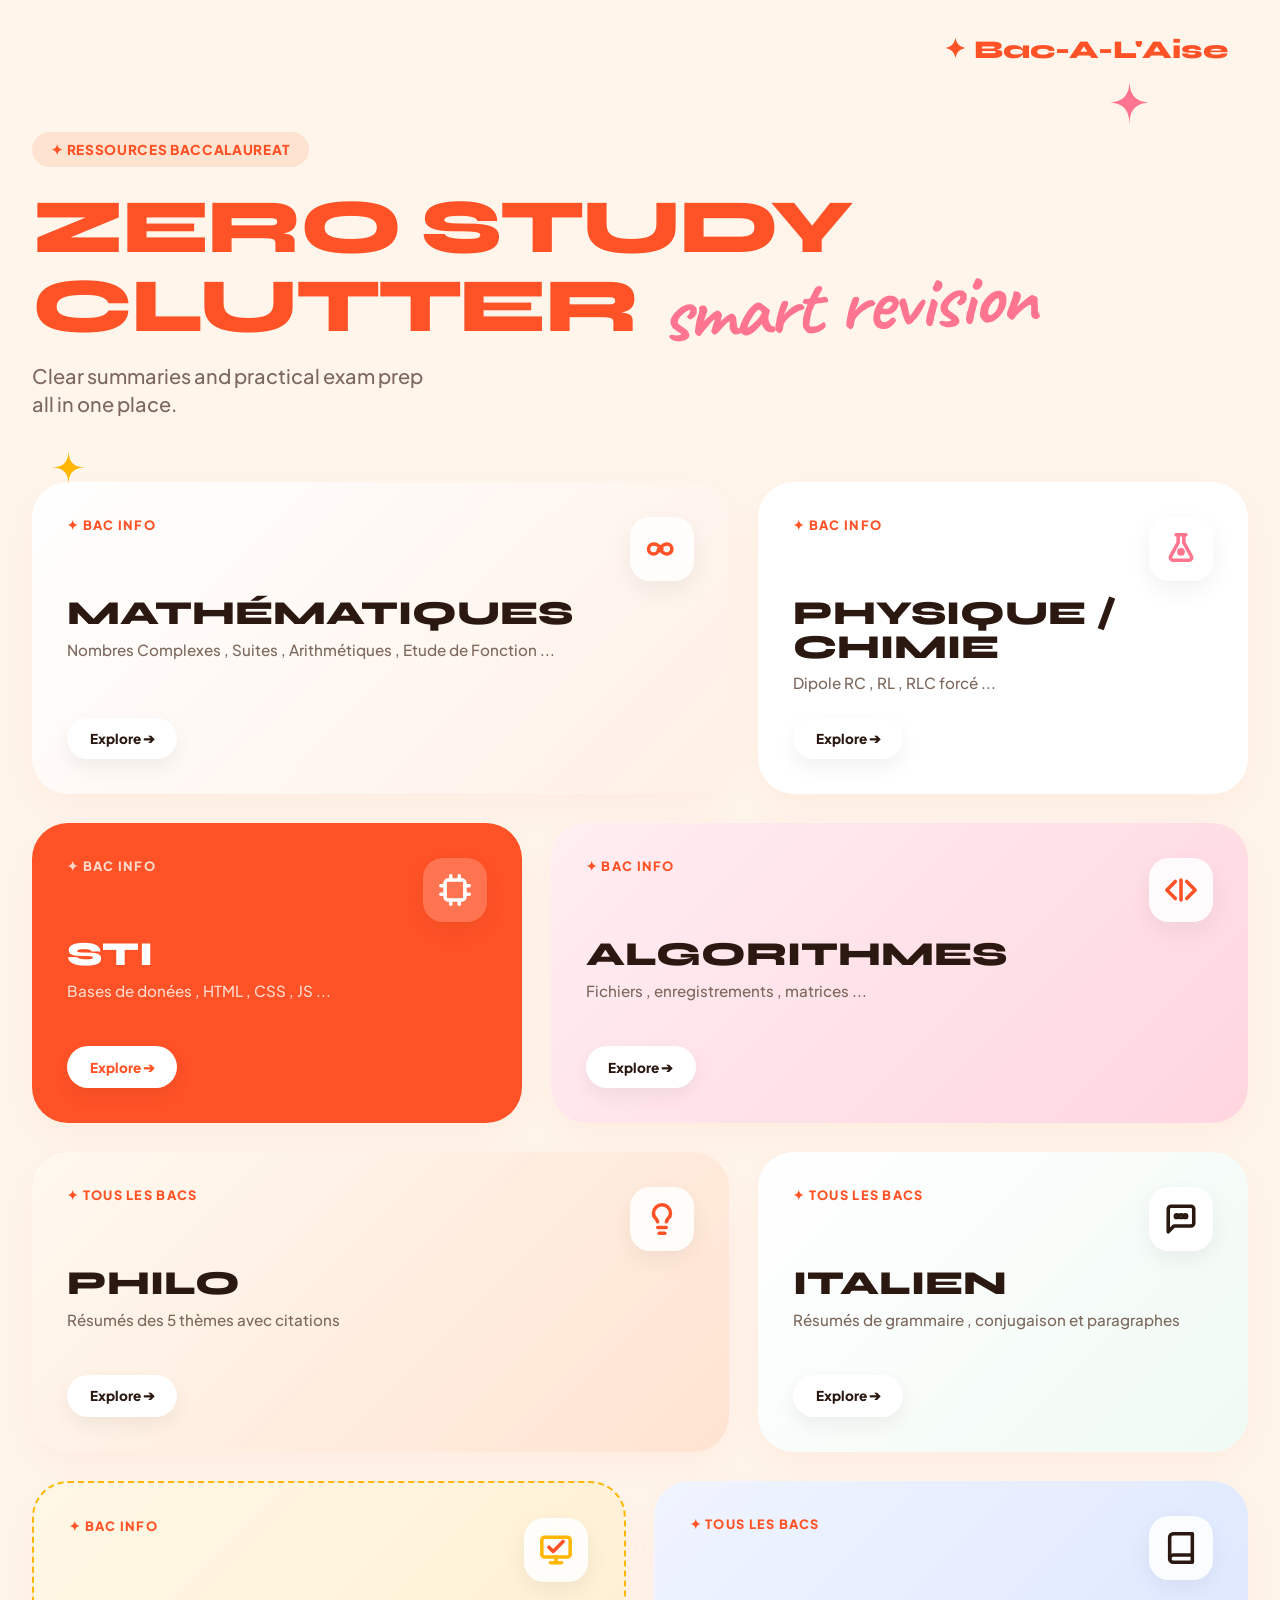
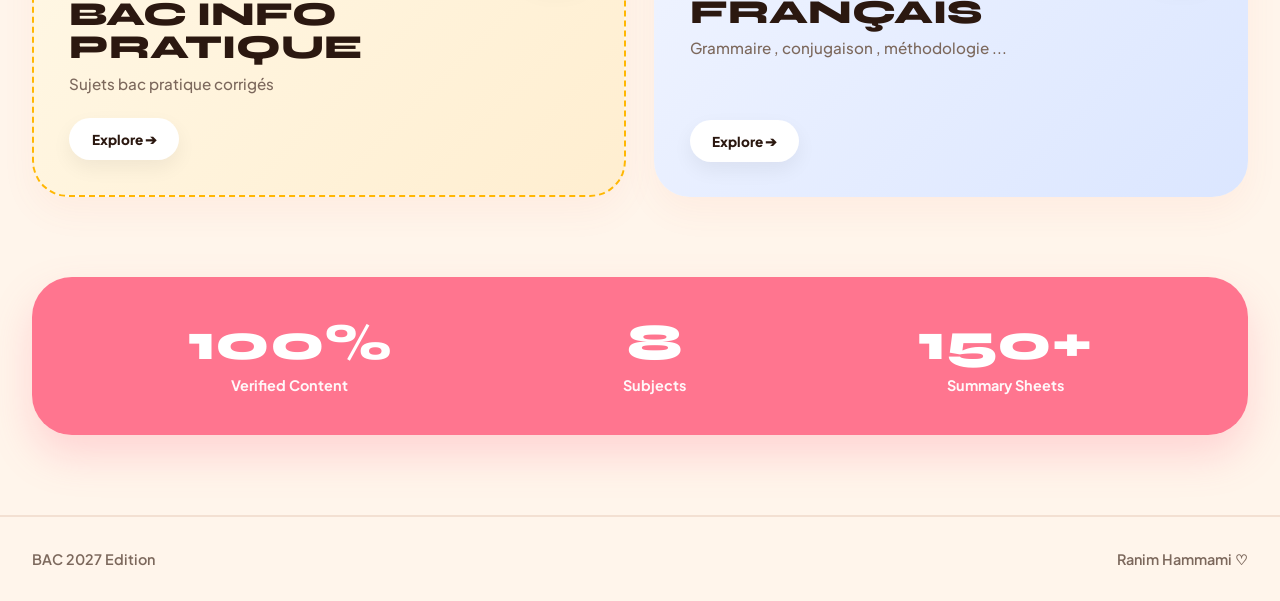
<file: index.html>
<!doctype html>
<html lang="fr">
  <head>
    <meta charset="UTF-8" />
    <meta name="viewport" content="width=device-width, initial-scale=1.0" />
    <title>BAC-A-L'AISE</title>
    <link rel="preconnect" href="https://fonts.googleapis.com" />
    <link rel="preconnect" href="https://fonts.gstatic.com" crossorigin />
    <link
      href="https://fonts.googleapis.com/css2?family=Plus+Jakarta+Sans:wght@500;700;800&family=Syne:wght@800&family=Caveat:wght@700&display=swap"
      rel="stylesheet"
    />
    <link rel="stylesheet" href="stle.css" />

    <style>
      :root {
        --bg: #fff5eb;
        --card-cream: #ffebd9;
        --card-white: #ffffff;
        --orange-main: #ff5226;
        --coral-pink: #ff758f;
        --soft-pink: #ffb3c1;
        --yellow-bright: #ffb703;
        --text-dark: #2b1810;
        --text-muted: #7c685c;
      }

      * {
        box-sizing: border-box;
        margin: 0;
        padding: 0;
      }

      body {
        font-family: "Plus Jakarta Sans", sans-serif;
        background-color: var(--bg);
        color: var(--text-dark);
        line-height: 1.4;
        overflow-x: hidden;
        position: relative;
      }

      /* Floating Decorative Shapes */
      .sparkle {
        position: absolute;
        z-index: 1;
        pointer-events: none;
        animation: floatSlow 4s ease-in-out infinite alternate;
      }
      @keyframes floatSlow {
        0% {
          transform: translateY(0px) rotate(0deg);
        }
        100% {
          transform: translateY(-15px) rotate(10deg);
        }
      }

      /* Header Navigation */
      header {
        max-width: 1280px;
        margin: 0 auto;
        padding: 2rem;
        display: flex;
        justify-content: space-between;
        align-items: center;
        position: relative;
        z-index: 10;
      }

      .brand {
        font-family: "Syne", sans-serif;
        font-size: 1.6rem;
        font-weight: 800;
        color: var(--orange-main);
        display: flex;
        align-items: center;
        gap: 0.5rem;
      }

      .nav-pills {
        display: flex;
        gap: 1rem;
        align-items: center;
      }

      .nav-pill {
        background: #ffffff;
        padding: 0.6rem 1.4rem;
        border-radius: 999px;
        font-weight: 700;
        font-size: 0.9rem;
        color: var(--text-dark);
        text-decoration: none;
        box-shadow: 0 4px 20px rgba(255, 82, 38, 0.08);
        transition: all 0.3s cubic-bezier(0.34, 1.56, 0.64, 1);
      }
      .nav-pill:hover {
        transform: translateY(-3px) scale(1.05);
        background: var(--orange-main);
        color: #fff;
      }

      .btn-cta {
        background: var(--orange-main);
        color: #fff;
        padding: 0.8rem 1.8rem;
        border-radius: 999px;
        font-weight: 800;
        border: none;
        cursor: pointer;
        box-shadow: 0 10px 25px rgba(255, 82, 38, 0.3);
        transition: all 0.3s cubic-bezier(0.34, 1.56, 0.64, 1);
      }
      .btn-cta:hover {
        transform: scale(1.08) rotate(-2deg);
        background: var(--coral-pink);
      }

      /* Hero Section */
      .hero {
        max-width: 1280px;
        margin: 2rem auto 4rem auto;
        padding: 0 2rem;
        position: relative;
      }

      .hero-badge {
        display: inline-flex;
        align-items: center;
        gap: 0.5rem;
        background: #ffe3d1;
        color: var(--orange-main);
        padding: 0.5rem 1.2rem;
        border-radius: 999px;
        font-weight: 800;
        font-size: 0.85rem;
        letter-spacing: 0.05em;
        text-transform: uppercase;
        margin-bottom: 1.5rem;
      }

      .hero-title {
        font-family: "Syne", sans-serif;
        font-size: 4.8rem;
        font-weight: 800;
        line-height: 0.95;
        letter-spacing: -0.03em;
        color: var(--orange-main);
        margin-bottom: 1.2rem;
      }

      .hero-title .handwritten {
        font-family: "Caveat", cursive;
        color: var(--coral-pink);
        font-size: 5.2rem;
        font-weight: 700;
        display: inline-block;
        transform: rotate(-3deg);
      }

      .hero-sub {
        color: var(--text-muted);
        font-size: 1.25rem;
        max-width: 500px;
        font-weight: 500;
      }

      /* Bento Section */
      .bento-container {
        max-width: 1280px;
        margin: 0 auto 5rem auto;
        padding: 0 2rem;
      }

      .bento-grid {
        display: grid;
        grid-template-columns: repeat(12, 1fr);
        gap: 1.8rem;
      }

      .bento-card {
        background: var(--card-white);
        border-radius: 36px;
        padding: 2.2rem;
        position: relative;
        overflow: hidden;
        box-shadow: 0 15px 35px rgba(230, 110, 80, 0.06);
        transition: all 0.4s cubic-bezier(0.34, 1.56, 0.64, 1);
        display: flex;
        flex-direction: column;
        justify-content: space-between;
      }

      .bento-card:hover {
        transform: translateY(-8px) scale(1.02);
        box-shadow: 0 25px 50px rgba(255, 82, 38, 0.15);
      }

      /* Floating Animated Logo Container */
      .card-header {
        display: flex;
        justify-content: space-between;
        align-items: flex-start;
        margin-bottom: 1rem;
      }

      .animated-logo {
        width: 64px;
        height: 64px;
        border-radius: 20px;
        display: flex;
        align-items: center;
        justify-content: center;
        background: rgba(255, 255, 255, 0.85);
        backdrop-filter: blur(6px);
        box-shadow: 0 8px 24px rgba(0, 0, 0, 0.06);
      }

      /* Logo Animations */
      .anim-spin {
        animation: spinPulse 6s ease-in-out infinite alternate;
      }
      @keyframes spinPulse {
        0% {
          transform: rotate(0deg) scale(1);
        }
        50% {
          transform: rotate(180deg) scale(1.1);
        }
        100% {
          transform: rotate(360deg) scale(1);
        }
      }

      .anim-pulse {
        animation: pulseGlow 2.5s ease-in-out infinite alternate;
      }
      @keyframes pulseGlow {
        0% {
          transform: scale(1);
          filter: drop-shadow(0 0 2px rgba(255, 117, 143, 0.4));
        }
        100% {
          transform: scale(1.12);
          filter: drop-shadow(0 0 10px rgba(255, 117, 143, 0.8));
        }
      }

      .anim-bounce {
        animation: floatBounce 3s ease-in-out infinite alternate;
      }
      @keyframes floatBounce {
        0% {
          transform: translateY(0px);
        }
        100% {
          transform: translateY(-10px);
        }
      }

      .anim-wiggle {
        animation: softWiggle 2s ease-in-out infinite alternate;
      }
      @keyframes softWiggle {
        0% {
          transform: rotate(-8deg);
        }
        100% {
          transform: rotate(8deg);
        }
      }

      .anim-float {
        animation: gentleFloat 3.5s ease-in-out infinite alternate;
      }
      @keyframes gentleFloat {
        0% {
          transform: translateY(0) rotate(0deg);
        }
        100% {
          transform: translateY(-8px) rotate(-5deg);
        }
      }

      .anim-wave {
        animation: waveTilt 2.2s ease-in-out infinite alternate;
      }
      @keyframes waveTilt {
        0% {
          transform: rotate(-10deg) scale(0.98);
        }
        100% {
          transform: rotate(10deg) scale(1.08);
        }
      }

      .anim-pop {
        animation: popScale 2.8s ease-in-out infinite alternate;
      }
      @keyframes popScale {
        0% {
          transform: scale(1) rotate(0deg);
        }
        50% {
          transform: scale(1.1) rotate(-6deg);
        }
        100% {
          transform: scale(1) rotate(6deg);
        }
      }

      /* Grid Layout Variations */
      .card-math {
        grid-column: span 7;
        background: linear-gradient(135deg, #fff 0%, #fff0e6 100%);
        min-height: 300px;
      }

      .card-physics {
        grid-column: span 5;
        background: #fff;
        min-height: 300px;
      }

      .card-algo {
        grid-column: span 5;
        background: var(--orange-main);
        color: #fff;
        min-height: 300px;
      }
      .card-algo .card-desc,
      .card-algo .card-tag {
        color: #ffd8cc;
      }
      .card-algo .animated-logo {
        background: rgba(255, 255, 255, 0.2);
      }

      .card-sti {
        grid-column: span 7;
        background: linear-gradient(135deg, #ffeef2 0%, #ffd6e0 100%);
        min-height: 300px;
      }

      .card-philo {
        grid-column: span 7;
        background: linear-gradient(135deg, #fff9f0 0%, #ffe3d1 100%);
        min-height: 300px;
      }

      .card-italien {
        grid-column: span 5;
        background: linear-gradient(135deg, #ffffff 0%, #f0faf4 100%);
        min-height: 300px;
      }

      /* Change grid-column from span 4 to span 6 */
      .card-bac-pratique {
        grid-column: span 6;
        background: linear-gradient(135deg, #fff8e6 0%, #ffeed0 100%);
        min-height: 300px;
        border: 2px dashed var(--yellow-bright);
      }

      /* New French Card Styling */
      .card-french {
        grid-column: span 6;
        background: linear-gradient(135deg, #f0f4ff 0%, #dbe6ff 100%);
        min-height: 300px;
      }

      .card-tag {
        font-size: 0.8rem;
        font-weight: 800;
        letter-spacing: 0.1em;
        text-transform: uppercase;
        color: var(--orange-main);
        margin-bottom: 0.5rem;
      }

      .card-title {
        font-family: "Syne", sans-serif;
        font-size: 2.1rem;
        font-weight: 800;
        line-height: 1;
        margin-bottom: 0.5rem;
      }

      .card-desc {
        color: var(--text-muted);
        font-size: 0.95rem;
        font-weight: 500;
      }

      /* Buttons */
      .bento-btn {
        align-self: flex-start;
        margin-top: 1.5rem;
        background: #ffffff;
        color: var(--text-dark);
        border: none;
        padding: 0.7rem 1.4rem;
        border-radius: 999px;
        font-weight: 800;
        font-size: 0.85rem;
        cursor: pointer;
        box-shadow: 0 8px 20px rgba(0, 0, 0, 0.06);
        transition: all 0.3s ease;
        display: inline-flex;
        align-items: center;
        gap: 0.5rem;
      }

      .bento-card:hover .bento-btn {
        background: var(--yellow-bright);
        color: #000;
        transform: translateX(4px);
      }

      .card-algo .bento-btn {
        background: #ffffff;
        color: var(--orange-main);
      }

      /* Stats Banner */
      .stats-banner {
        background: var(--coral-pink);
        border-radius: 40px;
        padding: 2.5rem;
        color: white;
        display: flex;
        justify-content: space-around;
        align-items: center;
        margin-bottom: 5rem;
        box-shadow: 0 20px 40px rgba(255, 117, 143, 0.25);
      }

      .stat-item {
        text-align: center;
      }
      .stat-num {
        font-family: "Syne", sans-serif;
        font-size: 3.2rem;
        font-weight: 800;
        line-height: 1;
      }
      .stat-label {
        font-weight: 700;
        font-size: 0.9rem;
        opacity: 0.95;
        margin-top: 0.4rem;
      }

      /* Footer */
      footer {
        max-width: 1280px;
        margin: 0 auto;
        padding: 2rem;
        display: flex;
        justify-content: space-between;
        align-items: center;
        border-top: 2px solid #f3e0d2;
        color: var(--text-muted);
        font-weight: 600;
        font-size: 0.9rem;
      }

      @media (max-width: 900px) {
        .hero-title {
          font-size: 3.2rem;
        }
        .hero-title .handwritten {
          font-size: 3.8rem;
        }
        .card-math,
        .card-physics,
        .card-algo,
        .card-sti,
        .card-philo,
        .card-italien,
        .card-bac-pratique,
        .card-french {
          grid-column: span 12;
        }
        .stats-banner {
          flex-direction: column;
          gap: 2rem;
          text-align: center;
        }
      }
    </style>
  </head>
  <body>
    <!-- Floating Decorative SVG Stars -->
    <svg
      class="sparkle"
      style="top: 80px; right: 10%; width: 45px"
      viewBox="0 0 100 100"
      fill="#ff758f"
    >
      <path
        d="M50 0 C50 35 65 50 100 50 C65 50 50 65 50 100 C50 65 35 50 0 50 C35 50 50 35 50 0 Z"
      />
    </svg>

    <svg
      class="sparkle"
      style="top: 450px; left: 4%; width: 35px; animation-delay: 1s"
      viewBox="0 0 100 100"
      fill="#ffb703"
    >
      <path
        d="M50 0 C50 35 65 50 100 50 C65 50 50 65 50 100 C50 65 35 50 0 50 C35 50 50 35 50 0 Z"
      />
    </svg>

    <!-- Header Navigation -->
    <header>
      <div class="brand" style="margin-left: 75%; position: relative">
        ✦ Bac-A-L'Aise
      </div>
    </header>

    <!-- Hero Section -->
    <section class="hero">
      <div class="hero-badge">✦ RESSOURCES BACCALAUREAT</div>
      <h1 class="hero-title">
        ZERO STUDY<br />
        CLUTTER <span class="handwritten">smart revision</span>
      </h1>
      <p class="hero-sub">
        Clear summaries and practical exam prep <br />
        all in one place.
      </p>
    </section>

    <!-- Bento Grid Section with Linked Pages -->
    <section class="bento-container">
      <div class="bento-grid">
        <!-- 1. Math -->
        <div class="bento-card card-math">
          <div>
            <div class="card-header">
              <div class="card-tag">✦ Bac Info</div>
              <div class="animated-logo anim-spin">
                <svg
                  width="34"
                  height="34"
                  viewBox="0 0 24 24"
                  fill="none"
                  stroke="#ff5226"
                  stroke-width="2.5"
                  stroke-linecap="round"
                  stroke-linejoin="round"
                >
                  <path
                    d="M12 12c-2-2.5-4-3.5-6-3.5A3.5 3.5 0 1 0 9.5 12c2.5 2 3.5 3.5 6 3.5a3.5 3.5 0 1 0 0-7c-2.5 0-3.5 1.5-5.5 3.5z"
                  />
                </svg>
              </div>
            </div>
            <h2 class="card-title">MATHÉMATIQUES</h2>
            <p class="card-desc">
              Nombres Complexes , Suites , Arithmétiques , Etude de Fonction ...
            </p>
          </div>
          <a href="pagemath.html" class="bento-btn">Explore ➔</a>
        </div>

        <!-- 2. Physique / Chimie -->
        <div class="bento-card card-physics">
          <div>
            <div class="card-header">
              <div class="card-tag">✦ Bac Info</div>
              <div class="animated-logo anim-pulse">
                <svg
                  width="34"
                  height="34"
                  viewBox="0 0 24 24"
                  fill="none"
                  stroke="#ff758f"
                  stroke-width="2.5"
                  stroke-linecap="round"
                  stroke-linejoin="round"
                >
                  <path
                    d="M10 2v5.5L4.5 17.5A2 2 0 0 0 6.2 20h11.6a2 2 0 0 0 1.7-2.5L14 7.5V2"
                  />
                  <path d="M8.5 2h7" />
                  <circle cx="12" cy="14" r="1.5" fill="#ff758f" />
                </svg>
              </div>
            </div>
            <h2 class="card-title">PHYSIQUE / CHIMIE</h2>
            <p class="card-desc">Dipole RC , RL , RLC forcé ...</p>
          </div>
          <a href="pagephy.html" class="bento-btn">Explore ➔</a>
        </div>

        <!-- 3. STI -->
        <div class="bento-card card-algo">
          <div>
            <div class="card-header">
              <div class="card-tag">✦ Bac Info</div>
              <div class="animated-logo anim-bounce">
                <svg
                  width="34"
                  height="34"
                  viewBox="0 0 24 24"
                  fill="none"
                  stroke="#ffffff"
                  stroke-width="2.5"
                  stroke-linecap="round"
                  stroke-linejoin="round"
                >
                  <rect x="5" y="5" width="14" height="14" rx="2" />
                  <line x1="9" y1="2" x2="9" y2="5" />
                  <line x1="15" y1="2" x2="15" y2="5" />
                  <line x1="9" y1="19" x2="9" y2="22" />
                  <line x1="15" y1="19" x2="15" y2="22" />
                  <line x1="2" y1="9" x2="5" y2="9" />
                  <line x1="2" y1="15" x2="5" y2="15" />
                  <line x1="19" y1="9" x2="22" y2="9" />
                  <line x1="19" y1="15" x2="22" y2="15" />
                </svg>
              </div>
            </div>
            <h2 class="card-title">STI</h2>
            <p class="card-desc">Bases de donées , HTML , CSS , JS ...</p>
          </div>
          <a href="pagesti.html" class="bento-btn">Explore ➔</a>
        </div>

        <!-- 4. Algorithmes -->
        <div class="bento-card card-sti">
          <div>
            <div class="card-header">
              <div class="card-tag">✦ Bac Info</div>
              <div class="animated-logo anim-wiggle">
                <svg
                  width="34"
                  height="34"
                  viewBox="0 0 24 24"
                  fill="none"
                  stroke="#ff5226"
                  stroke-width="2.5"
                  stroke-linecap="round"
                  stroke-linejoin="round"
                >
                  <polyline points="16 18 22 12 16 6" />
                  <polyline points="8 6 2 12 8 18" />
                  <line x1="12" y1="19" x2="12" y2="5" />
                </svg>
              </div>
            </div>
            <h2 class="card-title">ALGORITHMES</h2>
            <p class="card-desc">Fichiers , enregistrements , matrices ...</p>
          </div>
          <a href="pagealgo.html" class="bento-btn">Explore ➔</a>
        </div>

        <!-- 5. Philo -->
        <div class="bento-card card-philo">
          <div>
            <div class="card-header">
              <div class="card-tag">✦ Tous les Bacs</div>
              <div class="animated-logo anim-float">
                <svg
                  width="34"
                  height="34"
                  viewBox="0 0 24 24"
                  fill="none"
                  stroke="#ff5226"
                  stroke-width="2.5"
                  stroke-linecap="round"
                  stroke-linejoin="round"
                >
                  <path d="M9 18h6" />
                  <path d="M10 22h4" />
                  <path
                    d="M15.09 14c.18-.98.65-1.74 1.41-2.5A4.65 4.65 0 0 0 18 8 6 6 0 0 0 6 8c0 1.55.59 2.92 1.5 3.5.76.76 1.23 1.52 1.41 2.5"
                  />
                </svg>
              </div>
            </div>
            <h2 class="card-title">PHILO</h2>
            <p class="card-desc">Résumés des 5 thèmes avec citations</p>
          </div>
          <a href="pagephilo.html" class="bento-btn">Explore ➔</a>
        </div>

        <!-- 6. Italien -->
        <div class="bento-card card-italien">
          <div>
            <div class="card-header">
              <div class="card-tag">✦ Tous les bacs</div>
              <div class="animated-logo anim-wave">
                <svg
                  width="34"
                  height="34"
                  viewBox="0 0 24 24"
                  fill="none"
                  stroke="#2b1810"
                  stroke-width="2.5"
                  stroke-linecap="round"
                  stroke-linejoin="round"
                >
                  <path
                    d="M21 15a2 2 0 0 1-2 2H7l-4 4V5a2 2 0 0 1 2-2h14a2 2 0 0 1 2 2z"
                  />
                  <circle cx="9" cy="10" r="1" fill="#008c45" />
                  <circle cx="12" cy="10" r="1" fill="#f4f5f0" />
                  <circle cx="15" cy="10" r="1" fill="#cd212a" />
                </svg>
              </div>
            </div>
            <h2 class="card-title">ITALIEN</h2>
            <p class="card-desc">
              Résumés de grammaire , conjugaison et paragraphes
            </p>
          </div>
          <a href="pageit.html" class="bento-btn">Explore ➔</a>
        </div>

        <!-- 7. BAC INFO PRATIQUE -->
        <div class="bento-card card-bac-pratique">
          <div>
            <div class="card-header">
              <div class="card-tag">✦ Bac info</div>
              <div class="animated-logo anim-pop">
                <svg
                  width="34"
                  height="34"
                  viewBox="0 0 24 24"
                  fill="none"
                  stroke="#ffb703"
                  stroke-width="2.5"
                  stroke-linecap="round"
                  stroke-linejoin="round"
                >
                  <rect x="2" y="3" width="20" height="14" rx="2" ry="2" />
                  <line x1="8" y1="21" x2="16" y2="21" />
                  <line x1="12" y1="17" x2="12" y2="21" />
                  <path d="M7 10l3 3 7-7" stroke="#ff5226" />
                </svg>
              </div>
            </div>
            <h2 class="card-title">BAC INFO PRATIQUE</h2>
            <p class="card-desc">Sujets bac pratique corrigés</p>
          </div>
          <a href="pageprati.html" class="bento-btn">Explore ➔</a>
        </div>

        <!-- 8. FRANÇAIS -->
        <div class="bento-card card-french">
          <div>
            <div class="card-header">
              <div class="card-tag">✦ Tous les bacs</div>
              <div class="animated-logo anim-float">
                <svg
                  width="34"
                  height="34"
                  viewBox="0 0 24 24"
                  fill="none"
                  stroke="#2b1810"
                  stroke-width="2.5"
                  stroke-linecap="round"
                  stroke-linejoin="round"
                >
                  <path d="M4 19.5A2.5 2.5 0 0 1 6.5 17H20" />
                  <path
                    d="M6.5 2H20v20H6.5A2.5 2.5 0 0 1 4 19.5v-15A2.5 2.5 0 0 1 6.5 2z"
                  />
                </svg>
              </div>
            </div>
            <h2 class="card-title">FRANÇAIS</h2>
            <p class="card-desc">
              Grammaire , conjugaison , méthodologie ...
            </p>
          </div>
          <a href="pagefr.html" class="bento-btn">Explore ➔</a>
        </div>
      </div>
    </section>
    <!-- Stats Banner -->
    <section class="bento-container">
      <div class="stats-banner">
        <div class="stat-item">
          <div class="stat-num">100%</div>
          <div class="stat-label">Verified Content</div>
        </div>
        <div class="stat-item">
          <div class="stat-num">8</div>
          <div class="stat-label">Subjects</div>
        </div>
        <div class="stat-item">
          <div class="stat-num">150+</div>
          <div class="stat-label">Summary Sheets</div>
        </div>
      </div>
    </section>

    <!-- Footer -->
    <footer>
      <div>BAC 2027 Edition</div>
      <div>Ranim Hammami ♡</div>
    </footer>
  </body>
</html>
</file>
<file: stle.css>
.bento-btn {
  align-self: flex-start;
  margin-top: 1.5rem;
  background: #ffffff;
  color: var(--text-dark);
  border: none;
  padding: 0.7rem 1.4rem;
  border-radius: 999px;
  font-weight: 800;
  font-size: 0.85rem;
  cursor: pointer;
  box-shadow: 0 8px 20px rgba(0, 0, 0, 0.06);
  transition: all 0.3s ease;
  display: inline-flex;
  align-items: center;
  gap: 0.5rem;
  text-decoration: none; /* Prevents underline on link tags */
}
</file>
